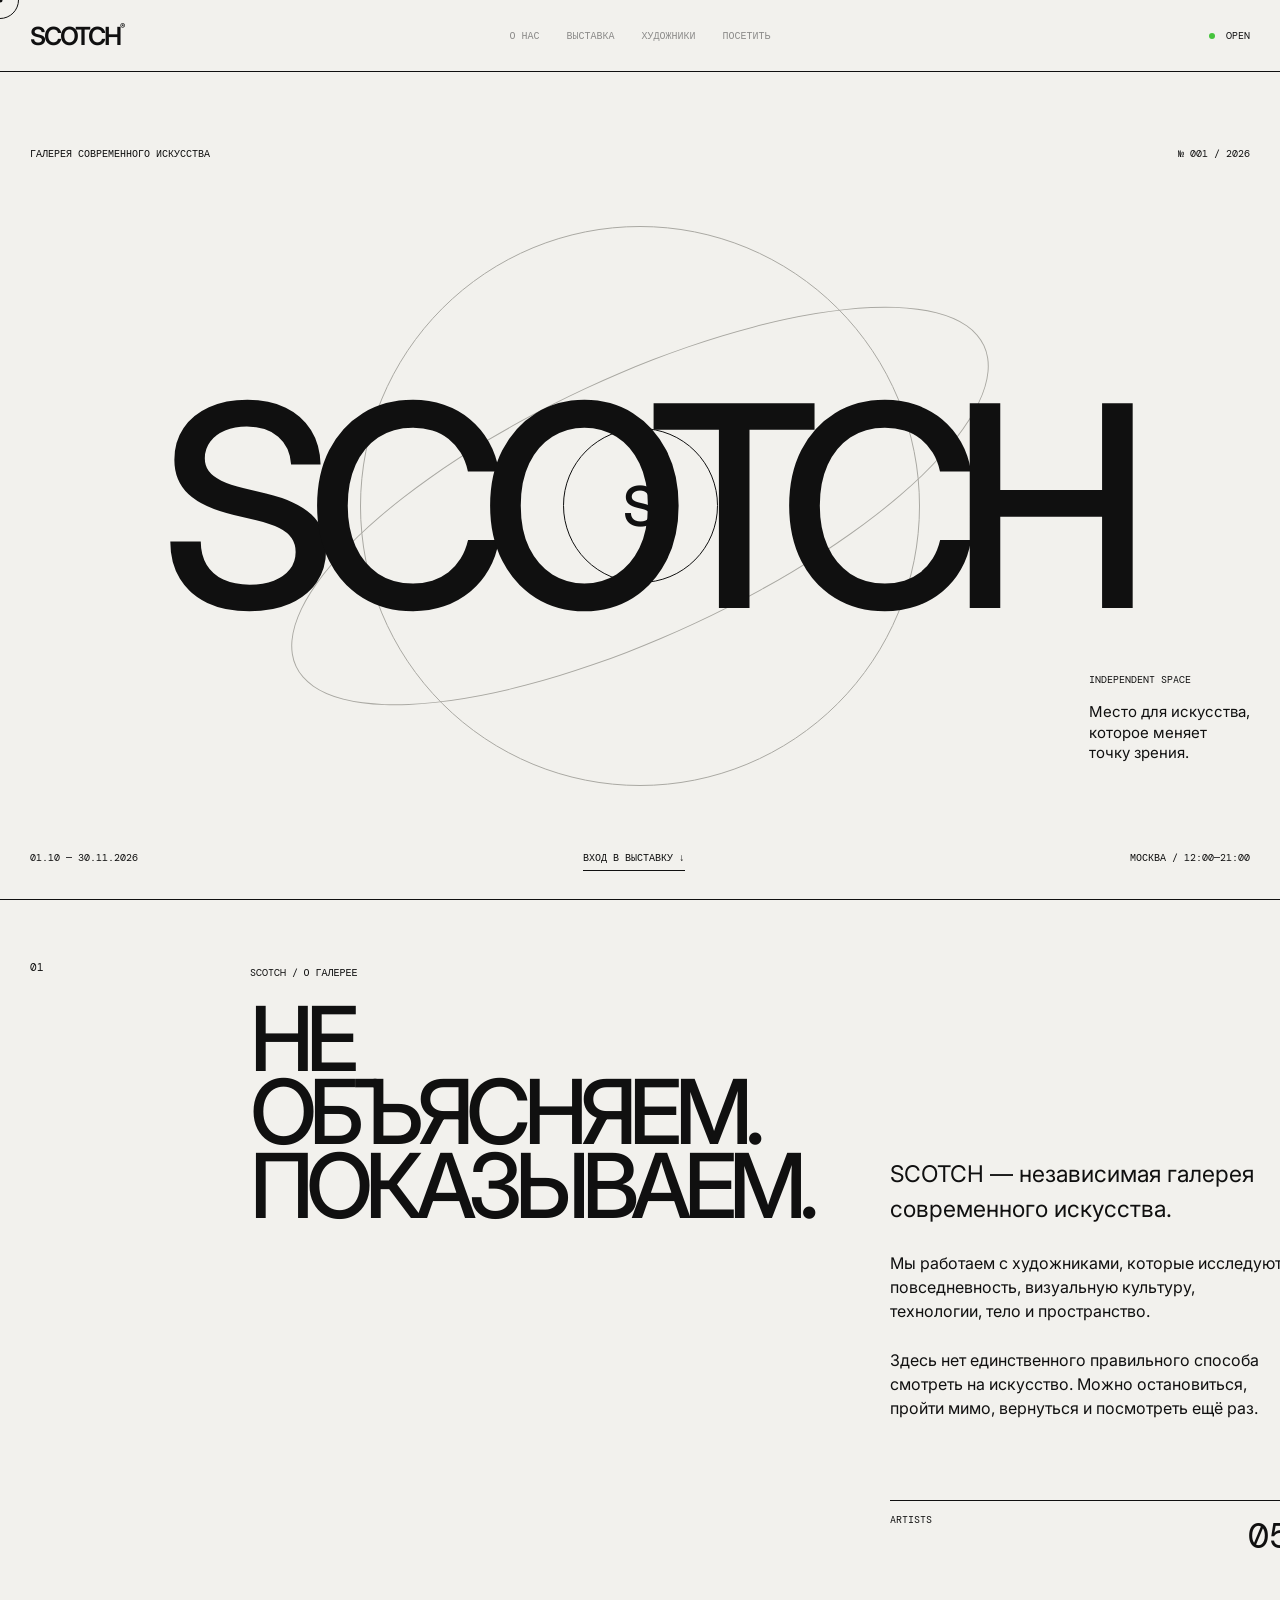
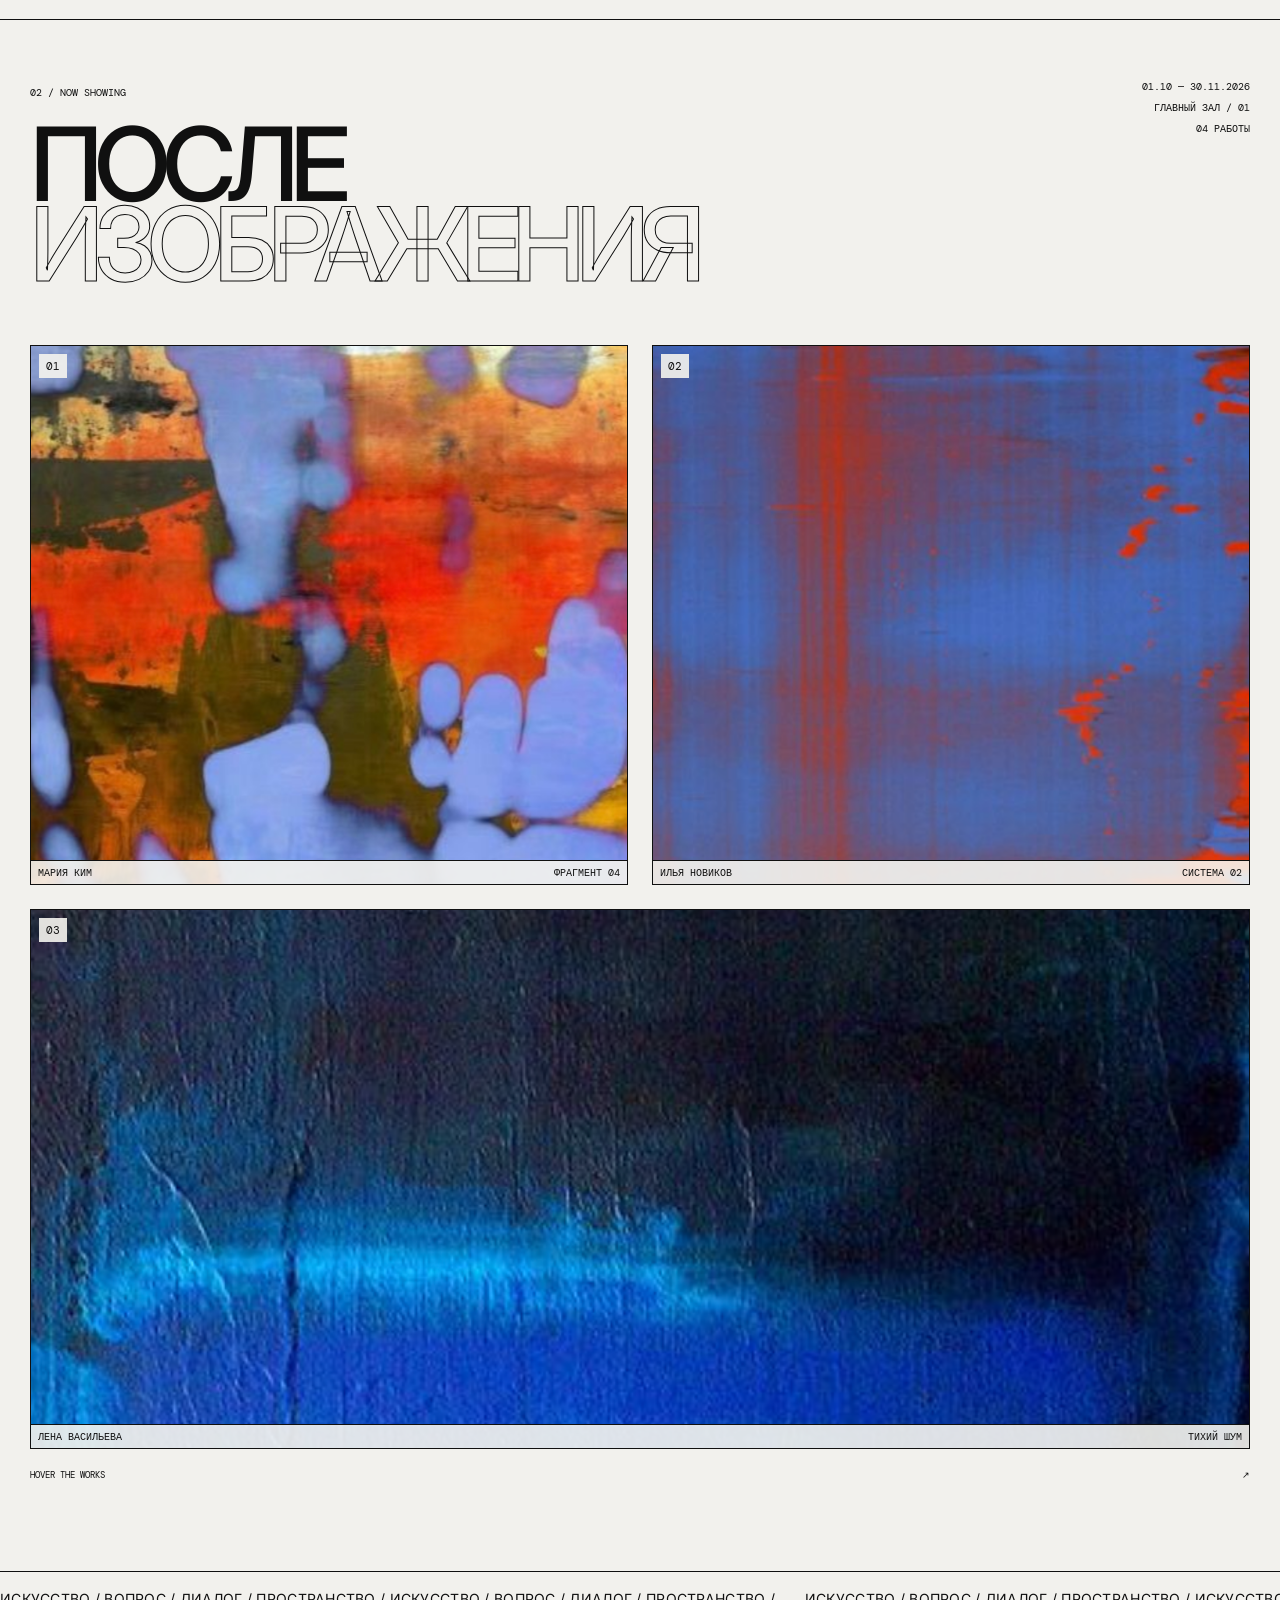
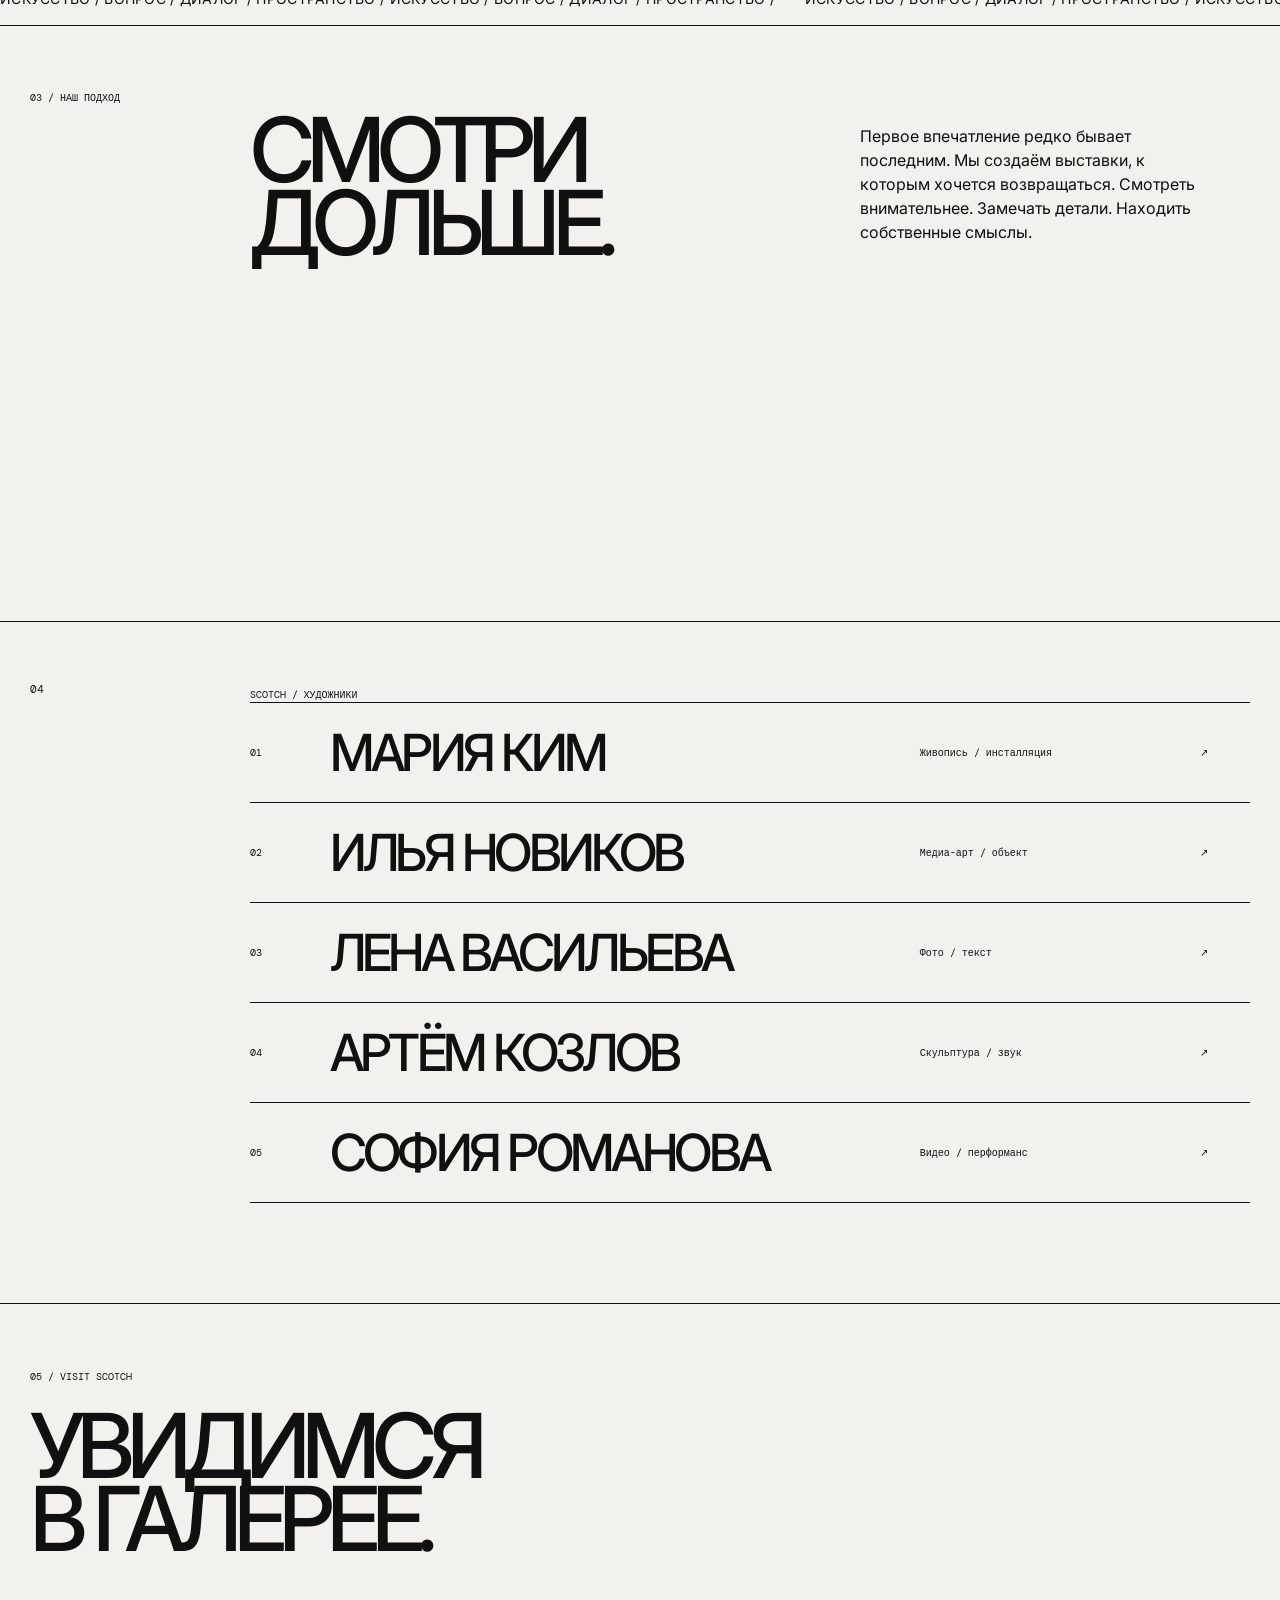
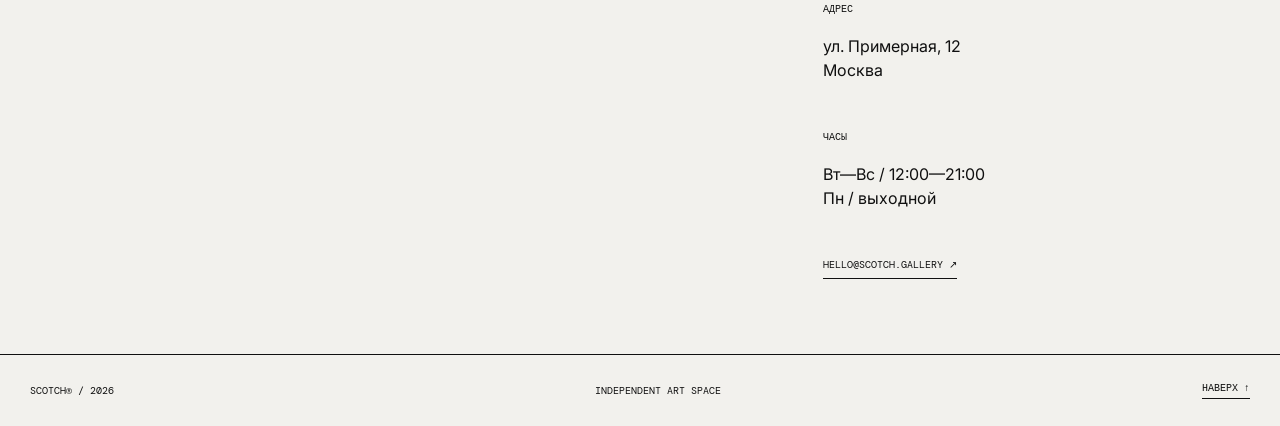
<file: index.html>
<!DOCTYPE html>
<html lang="ru">
<head>
  <meta charset="UTF-8">
  <meta name="viewport" content="width=device-width, initial-scale=1.0">
  <title>SCOTCH — современное искусство</title>
  <link rel="stylesheet" href="style.css">
</head>
<body>

<div class="cursor"></div>
<div class="cursor-dot"></div>

<header class="header">
  <a class="logo" href="#top">SCOTCH<span>®</span></a>

  <nav>
    <a href="#about">О НАС</a>
    <a href="#exhibition">ВЫСТАВКА</a>
    <a href="artists.html">ХУДОЖНИКИ</a>
    <a href="#visit">ПОСЕТИТЬ</a>
  </nav>

  <div class="status">
    <i></i> OPEN
  </div>
</header>

<main id="top">

  <section class="hero">
    <div class="noise"></div>

    <div class="hero-top">
      <span>ГАЛЕРЕЯ СОВРЕМЕННОГО ИСКУССТВА</span>
      <span>№ 001 / 2026</span>
    </div>

    <div class="hero-center">
      <div class="orbit orbit-one"></div>
      <div class="orbit orbit-two"></div>
      <div class="hero-mark">S</div>

      <h1>SCOTCH</h1>

      <div class="hero-description">
        <span class="small-label">INDEPENDENT SPACE</span>
        <p>Место для искусства,<br>которое меняет<br>точку зрения.</p>
      </div>
    </div>

    <div class="hero-bottom">
      <span>01.10 — 30.11.2026</span>
      <a href="#exhibition">ВХОД В ВЫСТАВКУ <b>↓</b></a>
      <span>МОСКВА / 12:00—21:00</span>
    </div>
  </section>


  <section class="about" id="about">
    <div class="section-number">01</div>

    <div class="about-content">
      <div>
        <span class="label">SCOTCH / О ГАЛЕРЕЕ</span>
        <h2>НЕ<br>ОБЪЯСНЯЕМ.<br>ПОКАЗЫВАЕМ.</h2>
      </div>

      <div class="about-copy">
        <p class="big-copy">
          SCOTCH — независимая галерея современного искусства.
        </p>

        <p>
          Мы работаем с художниками, которые исследуют
          повседневность, визуальную культуру, технологии,
          тело и пространство.
        </p>

        <p>
          Здесь нет единственного правильного способа
          смотреть на искусство. Можно остановиться,
          пройти мимо, вернуться и посмотреть ещё раз.
        </p>

        <div class="counter">
          <span>ARTISTS</span>
          <strong>05</strong>
        </div>
      </div>
    </div>
  </section>


  <section class="exhibition" id="exhibition">
    <div class="exhibition-header">
      <div>
        <span class="label">02 / NOW SHOWING</span>
        <h2>ПОСЛЕ<br><em>ИЗОБРАЖЕНИЯ</em></h2>
      </div>

      <div class="exhibition-meta">
        <span>01.10 — 30.11.2026</span>
        <span>ГЛАВНЫЙ ЗАЛ / 01</span>
        <span>04 РАБОТЫ</span>
      </div>
    </div>

    <div class="art-grid art-grid-images">
      <article class="art-card art-image-card">
        <img src="artwork-01.png" alt="Абстрактная живопись: оранжевые и синие формы">
        <div class="card-number">01</div>
        <div class="card-info"><span>МАРИЯ КИМ</span><span>ФРАГМЕНТ 04</span></div>
      </article>
      <article class="art-card art-image-card">
        <img src="artwork-02.png" alt="Абстрактная живопись в синих и красных тонах">
        <div class="card-number">02</div>
        <div class="card-info"><span>ИЛЬЯ НОВИКОВ</span><span>СИСТЕМА 02</span></div>
      </article>
      <article class="art-card art-image-card art-image-card-wide">
        <img src="artwork-03.png" alt="Тёмная абстрактная живопись с красной линией">
        <div class="card-number">03</div>
        <div class="card-info"><span>ЛЕНА ВАСИЛЬЕВА</span><span>ТИХИЙ ШУМ</span></div>
      </article>
    </div>

    <div class="scroll-note">
      <span>HOVER THE WORKS</span>
      <span>↗</span>
    </div>
  </section>


  <section class="manifesto">
    <div class="marquee">
      <div class="marquee-track">
        <span>ИСКУССТВО / ВОПРОС / ДИАЛОГ / ПРОСТРАНСТВО / ИСКУССТВО / ВОПРОС / ДИАЛОГ / ПРОСТРАНСТВО / </span>
        <span>ИСКУССТВО / ВОПРОС / ДИАЛОГ / ПРОСТРАНСТВО / ИСКУССТВО / ВОПРОС / ДИАЛОГ / ПРОСТРАНСТВО / </span>
      </div>
    </div>

    <div class="manifesto-content">
      <span class="label">03 / НАШ ПОДХОД</span>
      <h2>СМОТРИ<br>ДОЛЬШЕ.</h2>

      <p>
        Первое впечатление редко бывает последним.
        Мы создаём выставки, к которым хочется возвращаться.
        Смотреть внимательнее. Замечать детали.
        Находить собственные смыслы.
      </p>
    </div>
  </section>


  <section class="artists" id="artists">
    <div class="section-number">04</div>

    <div>
      <span class="label">SCOTCH / ХУДОЖНИКИ</span>

      <div class="artist-list">

        <div class="artist">
          <span>01</span>
          <h3>МАРИЯ КИМ</h3>
          <p>Живопись / инсталляция</p>
          <b>↗</b>
        </div>

        <div class="artist">
          <span>02</span>
          <h3>ИЛЬЯ НОВИКОВ</h3>
          <p>Медиа-арт / объект</p>
          <b>↗</b>
        </div>

        <div class="artist">
          <span>03</span>
          <h3>ЛЕНА ВАСИЛЬЕВА</h3>
          <p>Фото / текст</p>
          <b>↗</b>
        </div>

        <div class="artist">
          <span>04</span>
          <h3>АРТЁМ КОЗЛОВ</h3>
          <p>Скульптура / звук</p>
          <b>↗</b>
        </div>

        <div class="artist">
          <span>05</span>
          <h3>СОФИЯ РОМАНОВА</h3>
          <p>Видео / перформанс</p>
          <b>↗</b>
        </div>

      </div>
    </div>
  </section>


  <section class="visit" id="visit">
    <div class="visit-big">
      <span class="label">05 / VISIT SCOTCH</span>
      <h2>УВИДИМСЯ<br>В ГАЛЕРЕЕ.</h2>
    </div>

    <div class="visit-info">
      <div>
        <span class="label">АДРЕС</span>
        <p>ул. Примерная, 12<br>Москва</p>
      </div>

      <div>
        <span class="label">ЧАСЫ</span>
        <p>Вт—Вс / 12:00—21:00<br>Пн / выходной</p>
      </div>

      <a class="visit-link" href="mailto:hello@scotch.gallery">
        HELLO@SCOTCH.GALLERY ↗
      </a>
    </div>
  </section>

</main>

<footer>
  <span>SCOTCH® / 2026</span>
  <span>INDEPENDENT ART SPACE</span>
  <a href="#top">НАВЕРХ ↑</a>
</footer>

<script src="script.js"></script>
</body>
</html>
</file>
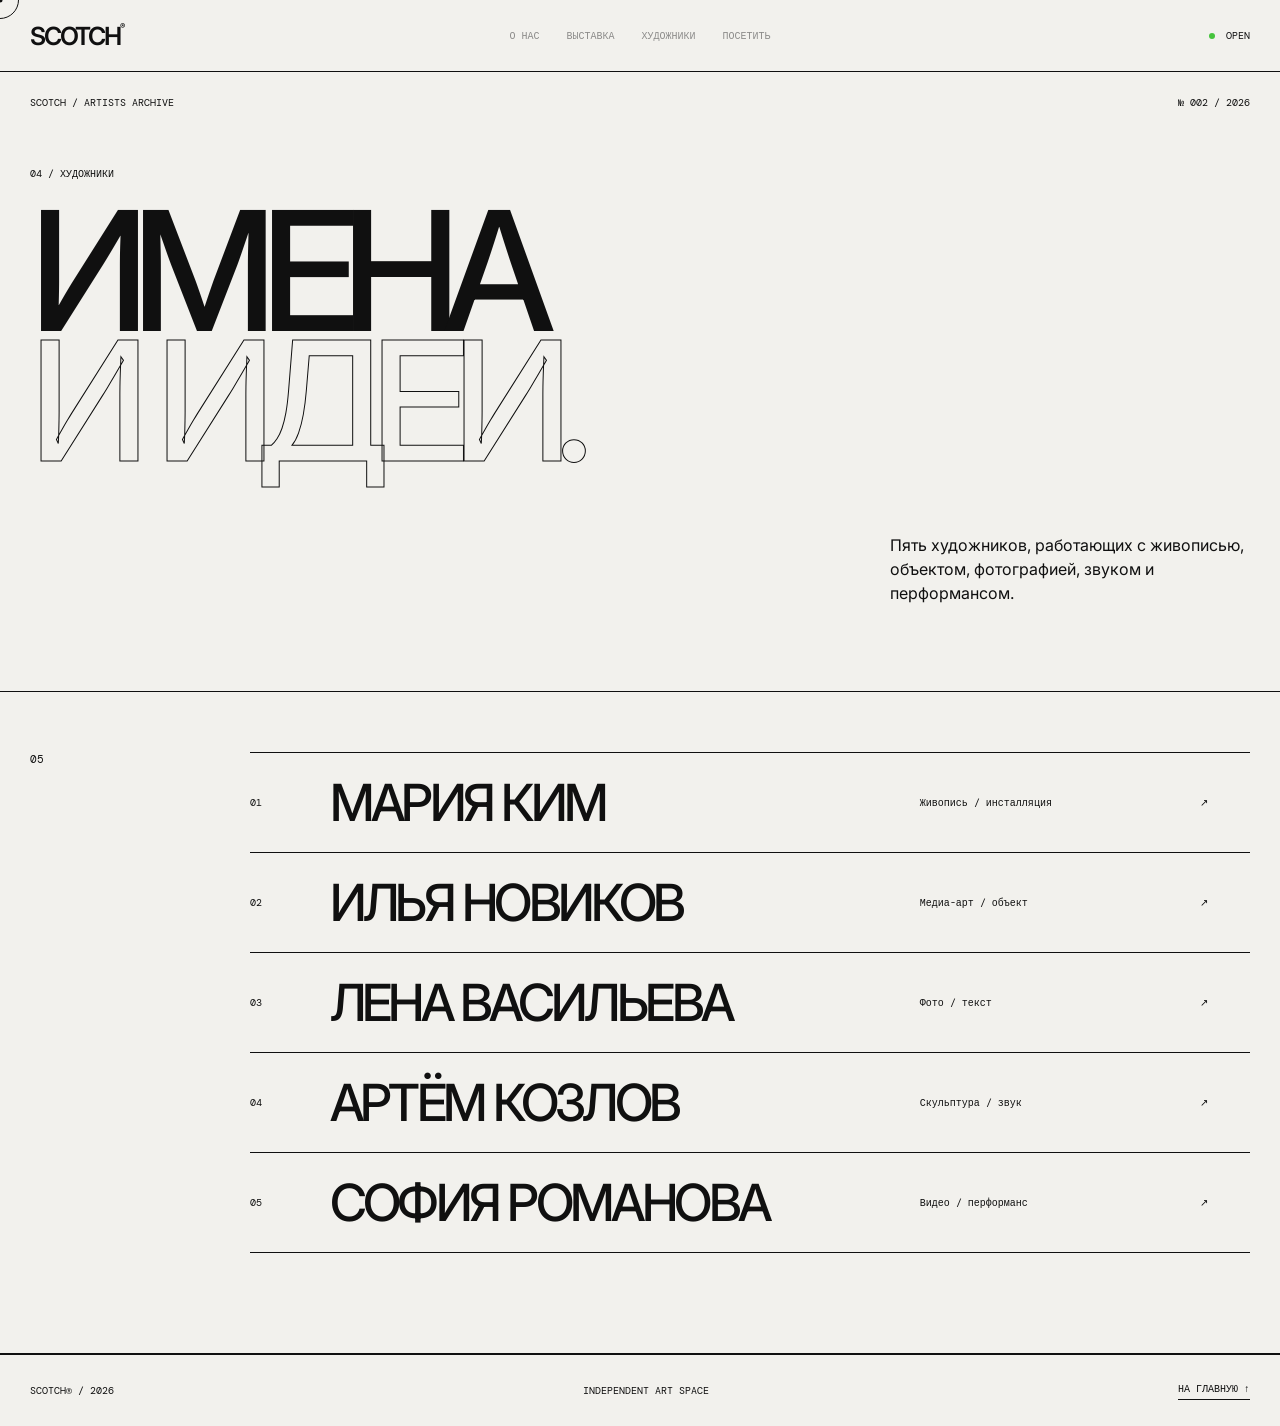
<file: artists.html>
<!DOCTYPE html>
<html lang="ru">
<head>
  <meta charset="UTF-8">
  <meta name="viewport" content="width=device-width, initial-scale=1.0">
  <title>SCOTCH — художники</title>
  <link rel="stylesheet" href="style.css">
</head>
<body>

<div class="cursor"></div>
<div class="cursor-dot"></div>

<header class="header">
  <a class="logo" href="index.html">SCOTCH<span>®</span></a>
  <nav>
    <a href="index.html#about">О НАС</a>
    <a href="index.html#exhibition">ВЫСТАВКА</a>
    <a href="artists.html">ХУДОЖНИКИ</a>
    <a href="index.html#visit">ПОСЕТИТЬ</a>
  </nav>
  <div class="status"><i></i> OPEN</div>
</header>

<main>
  <section class="artists-page-hero">
    <div class="hero-top">
      <span>SCOTCH / ARTISTS ARCHIVE</span>
      <span>№ 002 / 2026</span>
    </div>
    <div>
      <span class="label">04 / ХУДОЖНИКИ</span>
      <h1>ИМЕНА<br><em>И ИДЕИ.</em></h1>
    </div>
    <p>Пять художников, работающих с живописью, объектом, фотографией, звуком и перформансом.</p>
  </section>

  <section class="artists-page-list">
    <div class="section-number">05</div>
    <div class="artist-list">
      <div class="artist"><span>01</span><h3>МАРИЯ КИМ</h3><p>Живопись / инсталляция</p><b>↗</b></div>
      <div class="artist"><span>02</span><h3>ИЛЬЯ НОВИКОВ</h3><p>Медиа-арт / объект</p><b>↗</b></div>
      <div class="artist"><span>03</span><h3>ЛЕНА ВАСИЛЬЕВА</h3><p>Фото / текст</p><b>↗</b></div>
      <div class="artist"><span>04</span><h3>АРТЁМ КОЗЛОВ</h3><p>Скульптура / звук</p><b>↗</b></div>
      <div class="artist"><span>05</span><h3>СОФИЯ РОМАНОВА</h3><p>Видео / перформанс</p><b>↗</b></div>
    </div>
  </section>


</main>

<footer>
  <span>SCOTCH® / 2026</span>
  <span>INDEPENDENT ART SPACE</span>
  <a href="index.html">НА ГЛАВНУЮ ↑</a>
</footer>

<script src="script.js"></script>
</body>
</html>
</file>
<file: style.css>
@import url('https://fonts.googleapis.com/css2?family=DM+Mono:wght@400;500&family=Inter:wght@400;500;600&display=swap');

:root {
  --bg: #f2f1ed;
  --black: #101010;
  --yellow: #e7ff00;
  --grey: #d6d5cf;
  --line: #aaa9a3;
}

* { box-sizing: border-box; }

html {
  scroll-behavior: smooth;
}

body {
  margin: 0;
  background: var(--bg);
  color: var(--black);
  font-family: Inter, Arial, sans-serif;
  overflow-x: hidden;
}

body,
a {
  cursor: none;
}

a {
  color: inherit;
  text-decoration: none;
}

.cursor {
  position: fixed;
  width: 38px;
  height: 38px;
  border: 1px solid var(--black);
  border-radius: 50%;
  pointer-events: none;
  z-index: 100;
  transform: translate(-50%, -50%);
  transition: width .2s ease, height .2s ease, background .2s ease;
}

.cursor-dot {
  position: fixed;
  width: 5px;
  height: 5px;
  background: var(--black);
  border-radius: 50%;
  pointer-events: none;
  z-index: 101;
  transform: translate(-50%, -50%);
}

.header {
  height: 72px;
  border-bottom: 1px solid var(--black);
  display: grid;
  grid-template-columns: 1fr auto 1fr;
  align-items: center;
  padding: 0 30px;
  position: sticky;
  top: 0;
  z-index: 20;
  background: rgba(242,241,237,.94);
  backdrop-filter: blur(10px);
}

.logo {
  font-size: 25px;
  font-weight: 600;
  letter-spacing: -.09em;
}

.logo span {
  font-size: 8px;
  vertical-align: top;
  letter-spacing: 0;
}

nav {
  display: flex;
  gap: 27px;
  font: 10px "DM Mono", monospace;
}

nav a {
  opacity: .45;
  transition: opacity .25s ease;
}

nav a:hover {
  opacity: 1;
}

.status {
  justify-self: end;
  font: 10px "DM Mono", monospace;
}

.status i {
  display: inline-block;
  width: 6px;
  height: 6px;
  background: #46c43d;
  border-radius: 50%;
  margin-right: 5px;
  animation: blink 1.5s infinite;
}

@keyframes blink {
  50% { opacity: .25; }
}

.hero {
  min-height: calc(100vh - 72px);
  padding: 22px 30px 28px;
  display: flex;
  flex-direction: column;
  justify-content: space-between;
  position: relative;
  overflow: hidden;
  border-bottom: 1px solid var(--black);
}

.hero-top,
.hero-bottom {
  display: flex;
  justify-content: space-between;
  font: 10px "DM Mono", monospace;
}

.hero-center {
  height: 65vh;
  min-height: 500px;
  position: relative;
  display: flex;
  align-items: center;
  justify-content: center;
}

.hero h1 {
  position: relative;
  z-index: 2;
  font-size: clamp(120px, 22vw, 330px);
  line-height: .7;
  letter-spacing: -.11em;
  font-weight: 500;
  margin: 0;
  animation: titleIn 1.2s cubic-bezier(.16,1,.3,1) both;
}

@keyframes titleIn {
  from {
    opacity: 0;
    transform: translateY(80px);
  }
  to {
    opacity: 1;
    transform: translateY(0);
  }
}

.hero-mark {
  position: absolute;
  z-index: 1;
  width: 155px;
  height: 155px;
  border: 1px solid var(--black);
  border-radius: 50%;
  display: grid;
  place-items: center;
  font-size: 55px;
  font-weight: 500;
  animation: markFloat 5s ease-in-out infinite;
}

@keyframes markFloat {
  0%,100% { transform: translate(230px,-90px) rotate(0deg); }
  50% { transform: translate(230px,-115px) rotate(180deg); }
}

.orbit {
  position: absolute;
  border: 1px solid var(--line);
  border-radius: 50%;
  pointer-events: none;
}

.orbit-one {
  width: 560px;
  height: 560px;
  animation: rotate 22s linear infinite;
}

.orbit-two {
  width: 760px;
  height: 260px;
  transform: rotate(-25deg);
  animation: rotateReverse 28s linear infinite;
}

@keyframes rotate {
  to { transform: rotate(360deg); }
}

@keyframes rotateReverse {
  to { transform: rotate(-385deg); }
}

.hero-description {
  position: absolute;
  right: 0;
  bottom: 20px;
  max-width: 230px;
  z-index: 3;
}

.small-label,
.label {
  font: 10px "DM Mono", monospace;
}

.hero-description p {
  font-size: 15px;
  line-height: 1.35;
}

.hero-bottom a {
  border-bottom: 1px solid var(--black);
  padding-bottom: 6px;
}

.about {
  min-height: 720px;
  padding: 60px 30px;
  display: grid;
  grid-template-columns: 18% 82%;
  border-bottom: 1px solid var(--black);
}

.section-number {
  font: 11px "DM Mono", monospace;
}

.about-content {
  display: grid;
  grid-template-columns: 60% 40%;
  gap: 40px;
}

.about h2,
.manifesto h2,
.visit h2 {
  font-size: clamp(60px, 7vw, 110px);
  line-height: .82;
  letter-spacing: -.085em;
  font-weight: 500;
  margin: 22px 0 0;
}

.about-copy {
  max-width: 400px;
  align-self: end;
}

.big-copy {
  font-size: 23px;
  line-height: 1.2;
}

.about-copy p {
  line-height: 1.5;
  margin-bottom: 25px;
}

.counter {
  margin-top: 80px;
  padding-top: 12px;
  border-top: 1px solid var(--black);
  display: flex;
  justify-content: space-between;
  font: 10px "DM Mono", monospace;
}

.counter strong {
  font-size: 35px;
  font-weight: 400;
}

.exhibition {
  padding: 60px 30px 90px;
  border-bottom: 1px solid var(--black);
}

.exhibition-header {
  display: grid;
  grid-template-columns: 1fr 1fr;
  margin-bottom: 60px;
}

.exhibition h2 {
  font-size: clamp(65px, 8vw, 120px);
  line-height: .78;
  letter-spacing: -.09em;
  margin: 25px 0 0;
  font-weight: 500;
}

.exhibition h2 em {
  font-style: normal;
  -webkit-text-stroke: 1px var(--black);
  color: transparent;
}

.exhibition-meta {
  justify-self: end;
  display: flex;
  flex-direction: column;
  text-align: right;
  gap: 8px;
  font: 10px "DM Mono", monospace;
}

.art-grid {
  display: grid;
  grid-template-columns: 1fr 1fr;
  gap: 24px;
}

.art-card {
  height: 540px;
  border: 1px solid var(--black);
  position: relative;
  overflow: hidden;
  transition: transform .5s cubic-bezier(.16,1,.3,1);
}

.art-card:hover {
  transform: scale(.98);
}

.card-black { background: #151515; }
.card-yellow { background: var(--yellow); }
.card-grey { background: var(--grey); }
.card-white { background: #fff; }

.art-shape {
  position: absolute;
  left: 50%;
  top: 50%;
  transition: transform .7s cubic-bezier(.16,1,.3,1);
}

.art-card:hover .art-shape {
  transform: translate(-50%, -50%) scale(1.14) rotate(8deg);
}

.shape-circle {
  width: 260px;
  height: 260px;
  border: 1px solid var(--bg);
  border-radius: 50%;
  transform: translate(-50%, -50%);
}

.shape-bar {
  width: 310px;
  height: 175px;
  background: var(--black);
  transform: translate(-50%, -50%) rotate(-18deg);
}

.shape-oval {
  width: 220px;
  height: 330px;
  border: 2px solid var(--black);
  transform: translate(-50%, -50%) rotate(25deg);
}

.shape-triangle {
  width: 0;
  height: 0;
  border-left: 160px solid transparent;
  border-right: 160px solid transparent;
  border-bottom: 285px solid var(--black);
  transform: translate(-50%, -50%);
}

.card-number {
  position: absolute;
  top: 15px;
  left: 15px;
  font: 11px "DM Mono", monospace;
}

.card-info {
  position: absolute;
  bottom: 0;
  left: 0;
  right: 0;
  display: flex;
  justify-content: space-between;
  background: var(--bg);
  border-top: 1px solid var(--black);
  padding: 11px 12px;
  font: 10px "DM Mono", monospace;
}

.scroll-note {
  margin-top: 20px;
  display: flex;
  justify-content: space-between;
  font: 9px "DM Mono", monospace;
}

.manifesto {
  min-height: 650px;
  border-bottom: 1px solid var(--black);
}

.marquee {
  width: 100%;
  overflow: hidden;
  border-bottom: 1px solid var(--black);
  padding: 18px 0;
  white-space: nowrap;
}

.marquee-track {
  display: flex;
  width: max-content;
  animation: marquee 20s linear infinite;
  font-size: 14px;
  letter-spacing: .02em;
}

.marquee-track span {
  padding-right: 30px;
}

@keyframes marquee {
  to { transform: translateX(-50%); }
}

.manifesto-content {
  padding: 65px 30px;
  display: grid;
  grid-template-columns: 18% 50% 32%;
}

.manifesto-content p {
  max-width: 350px;
  align-self: end;
  line-height: 1.5;
}

.artists {
  padding: 60px 30px 100px;
  display: grid;
  grid-template-columns: 18% 82%;
  border-bottom: 1px solid var(--black);
}

.artist-list {
  border-top: 1px solid var(--black);
}

.artist {
  min-height: 100px;
  display: grid;
  grid-template-columns: 8% 1fr 28% 5%;
  align-items: center;
  border-bottom: 1px solid var(--black);
  transition: padding .35s ease, background .35s ease;
}

.artist:hover {
  padding-left: 15px;
  background: var(--yellow);
}

.artist h3 {
  font-size: clamp(34px, 4vw, 60px);
  line-height: 1;
  letter-spacing: -.07em;
  font-weight: 500;
  margin: 0;
}

.artist span,
.artist p,
.artist b {
  font: 10px "DM Mono", monospace;
  margin: 0;
}

.visit {
  min-height: 650px;
  padding: 60px 30px 80px;
  display: grid;
  grid-template-columns: 65% 35%;
}

.visit h2 {
  margin-top: 25px;
}

.visit-info {
  align-self: end;
  font-size: 16px;
  line-height: 1.5;
}

.visit-info > div {
  margin-bottom: 40px;
}

.visit-link {
  font: 10px "DM Mono", monospace;
  border-bottom: 1px solid var(--black);
  padding-bottom: 7px;
}

footer {
  min-height: 72px;
  border-top: 1px solid var(--black);
  padding: 0 30px;
  display: flex;
  justify-content: space-between;
  align-items: center;
  font: 10px "DM Mono", monospace;
}

footer a {
  border-bottom: 1px solid var(--black);
  padding-bottom: 4px;
}

@media (max-width: 800px) {
  body, a { cursor: auto; }

  .cursor,
  .cursor-dot {
    display: none;
  }

  .header {
    grid-template-columns: 1fr auto;
    padding: 0 18px;
  }

  nav,
  .status {
    display: none;
  }

  .hero {
    padding: 18px;
  }

  .hero-center {
    min-height: 500px;
  }

  .hero h1 {
    font-size: 25vw;
  }

  .hero-description {
    left: 0;
    right: auto;
    bottom: 10px;
  }

  .orbit-one {
    width: 340px;
    height: 340px;
  }

  .orbit-two {
    width: 480px;
    height: 180px;
  }

  .hero-mark {
    width: 100px;
    height: 100px;
    font-size: 35px;
  }

  .about,
  .artists,
  .visit,
  .manifesto-content {
    grid-template-columns: 1fr;
    gap: 45px;
    padding: 45px 18px;
  }

  .about-content {
    grid-template-columns: 1fr;
    gap: 60px;
  }

  .exhibition {
    padding: 45px 18px 70px;
  }

  .exhibition-header {
    grid-template-columns: 1fr;
    gap: 35px;
  }

  .exhibition-meta {
    justify-self: start;
    text-align: left;
  }

  .art-grid {
    grid-template-columns: 1fr;
  }

  .art-card {
    height: 440px;
  }

  .artist {
    grid-template-columns: 10% 1fr 7%;
    min-height: 85px;
  }

  .artist p {
    display: none;
  }

  .artist h3 {
    font-size: 30px;
  }

  footer {
    padding: 18px;
    gap: 15px;
    flex-wrap: wrap;
  }
}


/* Scroll reveal */
.reveal {
  opacity: 0;
  transform: translateY(35px);
  transition: opacity .8s ease, transform .8s cubic-bezier(.16,1,.3,1);
}

.reveal.show {
  opacity: 1;
  transform: translateY(0);
}

.art-card:nth-child(2) { transition-delay: .08s; }
.art-card:nth-child(3) { transition-delay: .16s; }
.art-card:nth-child(4) { transition-delay: .24s; }

.artist:nth-child(2) { transition-delay: .05s; }
.artist:nth-child(3) { transition-delay: .1s; }
.artist:nth-child(4) { transition-delay: .15s; }
.artist:nth-child(5) { transition-delay: .2s; }

@media (prefers-reduced-motion: reduce) {
  *,
  *::before,
  *::after {
    animation-duration: .01ms !important;
    transition-duration: .01ms !important;
    scroll-behavior: auto !important;
  }
}

/* Featured artwork added to the main page */
.hero-artwork {
  position: absolute;
  z-index: 4;
  right: 7%;
  top: 50%;
  width: min(330px, 25vw);
  transform: translateY(-50%) rotate(2deg);
  border: 1px solid var(--black);
  background: #fff;
  padding: 7px 7px 28px;
  box-shadow: 10px 12px 0 rgba(16,16,16,.08);
  transition: transform .45s cubic-bezier(.16,1,.3,1), box-shadow .45s ease;
}

.hero-artwork:hover {
  transform: translateY(-50%) rotate(-1deg) scale(1.03);
  box-shadow: 14px 16px 0 rgba(16,16,16,.12);
}

.hero-artwork img {
  display: block;
  width: 100%;
  aspect-ratio: 1.43 / 1;
  object-fit: cover;
}

.hero-artwork span {
  position: absolute;
  left: 9px;
  bottom: 8px;
  font: 9px "DM Mono", monospace;
}

@media (max-width: 1100px) {
  .hero-artwork {
    right: 3%;
    width: 250px;
  }
}

@media (max-width: 800px) {
  .hero-artwork {
    right: 18px;
    top: 27%;
    width: 210px;
    transform: rotate(2deg);
  }

  .hero-artwork:hover {
    transform: rotate(-1deg) scale(1.03);
  }
}

/* Second page */
.artists-page-hero {
  min-height: 620px;
  padding: 24px 30px 70px;
  border-bottom: 1px solid var(--black);
  display: flex;
  flex-direction: column;
  justify-content: space-between;
}

.artists-page-hero h1,
.artist-feature h2 {
  font-size: clamp(90px, 13vw, 190px);
  line-height: .78;
  letter-spacing: -.1em;
  font-weight: 500;
  margin: 25px 0 0;
}

.artists-page-hero h1 em,
.artist-feature h2 em {
  font-style: normal;
  -webkit-text-stroke: 1px var(--black);
  color: transparent;
}

.artists-page-hero p {
  max-width: 360px;
  margin-left: auto;
  line-height: 1.5;
}

.artists-page-list {
  padding: 60px 30px 100px;
  display: grid;
  grid-template-columns: 18% 82%;
  border-bottom: 1px solid var(--black);
}

.artist-feature {
  min-height: 720px;
  padding: 60px 30px 90px;
  display: grid;
  grid-template-columns: 50% 50%;
  align-items: center;
  gap: 40px;
}

.artist-feature h2 {
  font-size: clamp(65px, 8vw, 120px);
}

.feature-image {
  width: min(620px, 100%);
  justify-self: end;
  border: 1px solid var(--black);
  padding: 8px 8px 32px;
  background: #fff;
  transform: rotate(-1.5deg);
  box-shadow: 12px 14px 0 rgba(16,16,16,.08);
}

.feature-image img {
  width: 100%;
  display: block;
  aspect-ratio: 1.43 / 1;
  object-fit: cover;
}

.feature-image span {
  display: block;
  margin-top: 8px;
  font: 9px "DM Mono", monospace;
}

@media (max-width: 800px) {
  .artists-page-hero {
    min-height: 520px;
    padding: 18px;
  }

  .artists-page-list,
  .artist-feature {
    grid-template-columns: 1fr;
    padding: 45px 18px 70px;
  }

  .artist-feature {
    gap: 50px;
  }

  .feature-image {
    justify-self: start;
  }
}


/* User-supplied artworks in the exhibition grid */
.art-grid-images .art-image-card {
  height: 540px;
  background: #e9e7e0;
}
.art-grid-images .art-image-card img {
  display: block;
  width: 100%;
  height: 100%;
  object-fit: cover;
  transition: transform .7s cubic-bezier(.16,1,.3,1);
}
.art-grid-images .art-image-card:hover img {
  transform: scale(1.035);
}
.art-grid-images .card-number,
.art-grid-images .card-info {
  z-index: 2;
  background: rgba(245,244,239,.9);
  color: #111;
  padding: 5px 7px;
}
.art-grid-images .card-number { top: 8px; left: 8px; }
.art-grid-images .card-info { left: 0; right: 0; bottom: 0; }
.art-image-card-wide { grid-column: 1 / -1; }
@media (max-width: 800px) {
  .art-grid-images .art-image-card { height: 340px; }
  .art-image-card-wide { grid-column: auto; }
}
</file>
